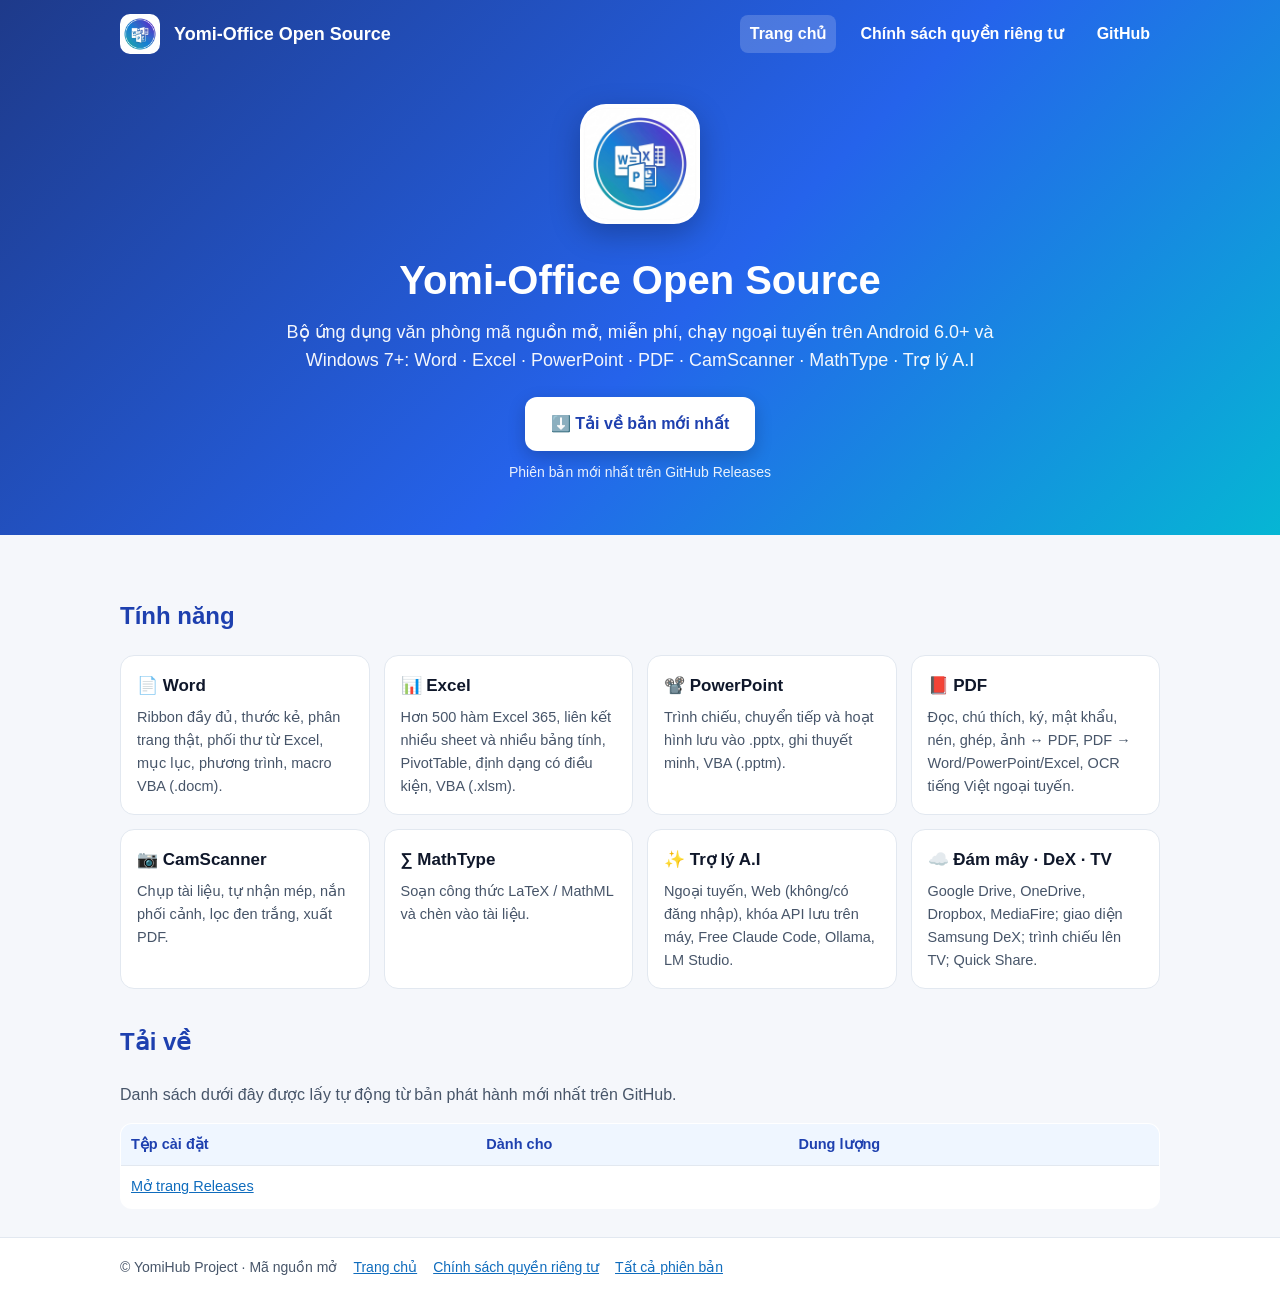
<file: docs/index.html>
<!DOCTYPE html>
<html lang="vi"><head><meta charset="utf-8"><meta name="viewport" content="width=device-width,initial-scale=1">
<title>Yomi-Office Open Source — Bộ văn phòng mã nguồn mở cho Android & Windows</title>
<meta name="description" content="Word, Excel, PowerPoint, PDF, CamScanner, MathType, Trợ lý A.I — miễn phí, ngoại tuyến, Android 6.0+ và Windows 7+.">
<link rel="icon" href="assets/favicon.png"><link rel="stylesheet" href="style.css"></head>
<body>
<header>
  <div class="nav"><img src="assets/logo.png" alt=""><b>Yomi-Office Open Source</b>
    <a class="on" href="index.html">Trang chủ</a><a href="privacy.html">Chính sách quyền riêng tư</a>
    <a href="https://github.com/YomiHub-Project/Yomi-Office-Open-Source">GitHub</a></div>
  <div class="hero"><img src="assets/logo.png" alt="Yomi-Office Open Source">
    <h1>Yomi-Office Open Source</h1>
    <p>Bộ ứng dụng văn phòng mã nguồn mở, miễn phí, chạy ngoại tuyến trên Android 6.0+ và Windows 7+: Word · Excel · PowerPoint · PDF · CamScanner · MathType · Trợ lý A.I</p>
    <a class="btn" id="dl" href="https://github.com/YomiHub-Project/Yomi-Office-Open-Source/releases/latest">⬇️ Tải về bản mới nhất</a>
    <span class="ver" id="ver">Phiên bản mới nhất trên GitHub Releases</span></div>
</header>
<main>
  <h2>Tính năng</h2>
  <div class="grid">
    <div class="card"><h3>📄 Word</h3><p>Ribbon đầy đủ, thước kẻ, phân trang thật, phối thư từ Excel, mục lục, phương trình, macro VBA (.docm).</p></div>
    <div class="card"><h3>📊 Excel</h3><p>Hơn 500 hàm Excel 365, liên kết nhiều sheet và nhiều bảng tính, PivotTable, định dạng có điều kiện, VBA (.xlsm).</p></div>
    <div class="card"><h3>📽️ PowerPoint</h3><p>Trình chiếu, chuyển tiếp và hoạt hình lưu vào .pptx, ghi thuyết minh, VBA (.pptm).</p></div>
    <div class="card"><h3>📕 PDF</h3><p>Đọc, chú thích, ký, mật khẩu, nén, ghép, ảnh ↔ PDF, PDF → Word/PowerPoint/Excel, OCR tiếng Việt ngoại tuyến.</p></div>
    <div class="card"><h3>📷 CamScanner</h3><p>Chụp tài liệu, tự nhận mép, nắn phối cảnh, lọc đen trắng, xuất PDF.</p></div>
    <div class="card"><h3>∑ MathType</h3><p>Soạn công thức LaTeX / MathML và chèn vào tài liệu.</p></div>
    <div class="card"><h3>✨ Trợ lý A.I</h3><p>Ngoại tuyến, Web (không/có đăng nhập), khóa API lưu trên máy, Free Claude Code, Ollama, LM Studio.</p></div>
    <div class="card"><h3>☁️ Đám mây · DeX · TV</h3><p>Google Drive, OneDrive, Dropbox, MediaFire; giao diện Samsung DeX; trình chiếu lên TV; Quick Share.</p></div>
  </div>
  <h2>Tải về</h2>
  <p class="muted" id="note">Danh sách dưới đây được lấy tự động từ bản phát hành mới nhất trên GitHub.</p>
  <table><thead><tr><th>Tệp cài đặt</th><th>Dành cho</th><th>Dung lượng</th></tr></thead><tbody id="files">
    <tr><td colspan="3"><a href="https://github.com/YomiHub-Project/Yomi-Office-Open-Source/releases/latest">Mở trang Releases</a></td></tr></tbody></table>
</main>
<footer><div><span>© YomiHub Project · Mã nguồn mở</span><a href="index.html">Trang chủ</a><a href="privacy.html">Chính sách quyền riêng tư</a><a href="https://github.com/YomiHub-Project/Yomi-Office-Open-Source/releases">Tất cả phiên bản</a></div></footer>
<script>
(function(){
  function who(n){var m;
    if(m=/-(Android10plus|Android8-9|Android6-7)-(arm64-v8a|armeabi-v7a|x86_64)\.apk$/.exec(n))return ({Android10plus:'Android 10 trở lên',"Android8-9":'Android 8.0 – 9',"Android6-7":'Android 6.0 – 7.1'})[m[1]]+' · '+m[2];
    if(m=/-(Win10-11|Win7-8\.1)-(x64|x86|ARM64)(-Setup\.exe|\.msi|-portable\.zip)$/.exec(n))return (m[1]=='Win10-11'?'Windows 10/11':'Windows 7/8.1')+' '+m[2]+' · '+(m[3]=='-Setup.exe'?'Cài đặt (.exe)':m[3]=='.msi'?'Cài đặt (.msi)':'Portable (không cần cài)');
    if(/\.appxbundle$/.test(n))return 'Windows 10 (1809+) / 11 · gói Microsoft Store';
    return null;}
  var x=new XMLHttpRequest();x.open('GET','https://api.github.com/repos/YomiHub-Project/Yomi-Office-Open-Source/releases/latest');
  x.onload=function(){try{var r=JSON.parse(x.responseText);if(!r.tag_name)return;
    document.getElementById('ver').textContent='Phiên bản mới nhất: '+r.tag_name+(r.published_at?' · '+r.published_at.slice(0,10):'');
    var rows=(r.assets||[]).filter(function(a){return who(a.name)}).sort(function(a,b){return a.name<b.name?-1:1}).map(function(a){
      return '<tr><td><a href="'+a.browser_download_url+'">'+a.name+'</a></td><td>'+who(a.name)+'</td><td>'+(a.size/1048576).toFixed(1)+' MB</td></tr>'});
    if(rows.length)document.getElementById('files').innerHTML=rows.join('');}catch(e){}};
  x.send();
})();
</script>
</body></html>
</file>
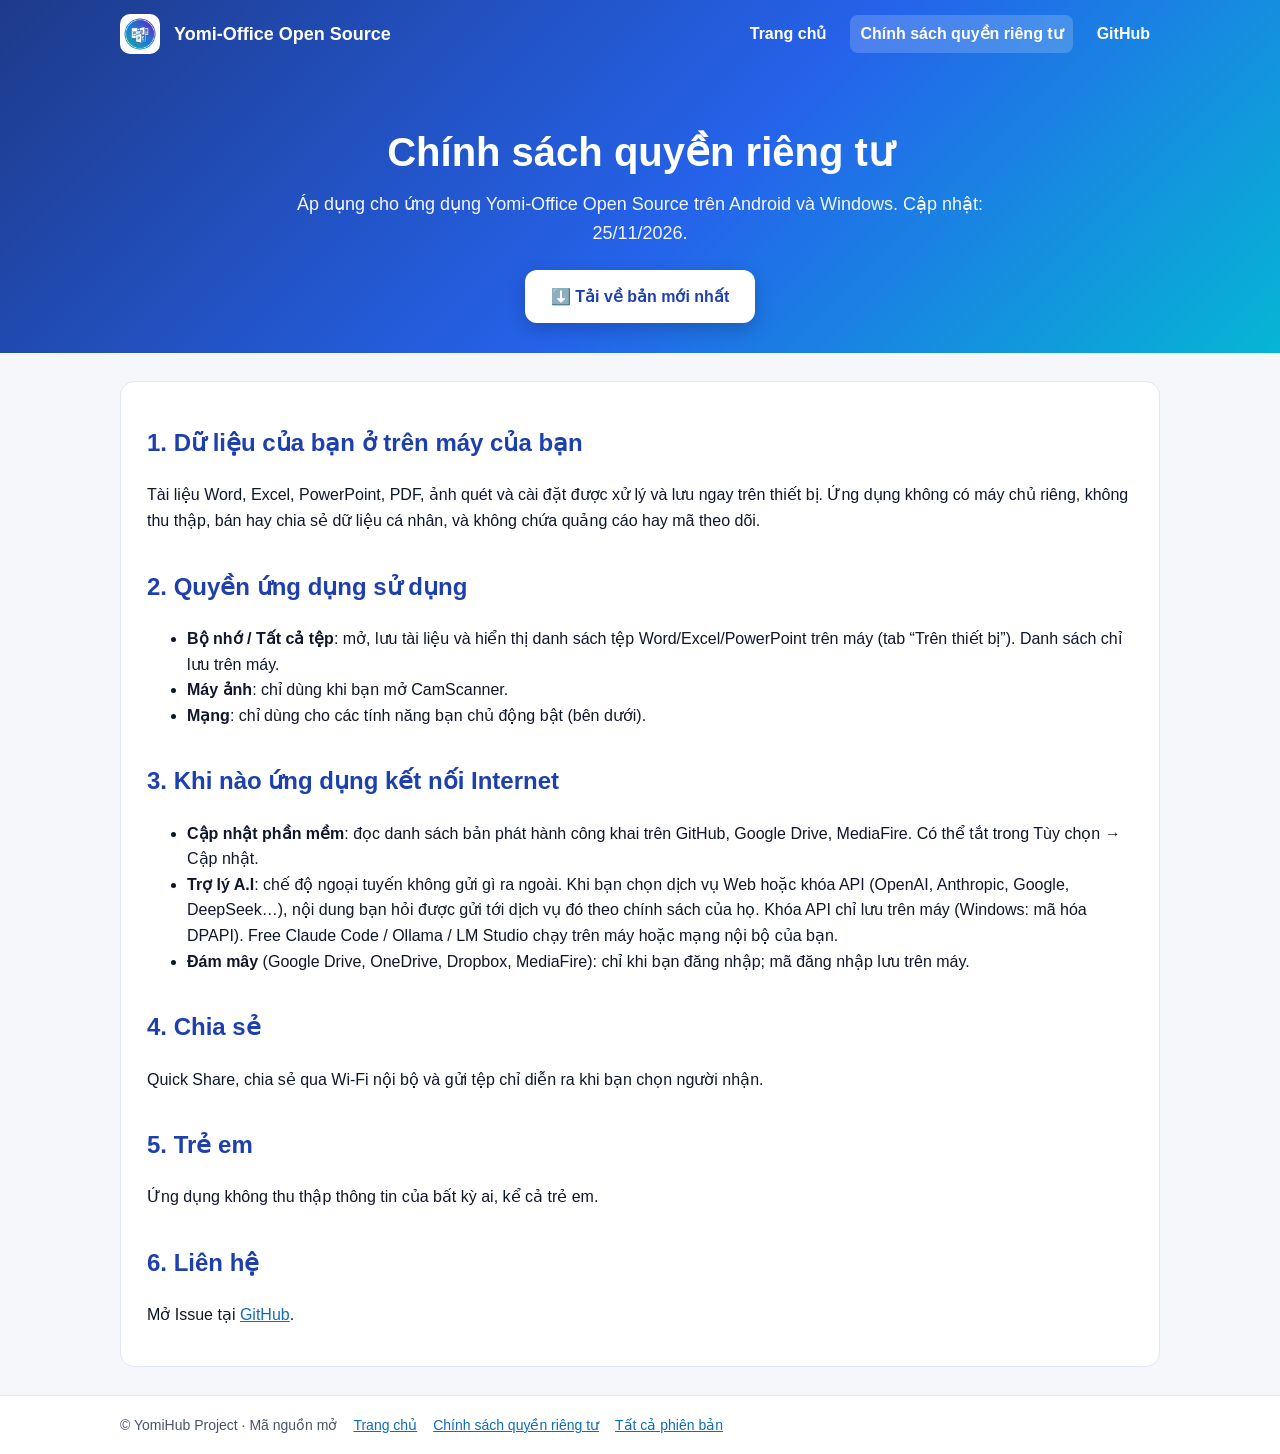
<file: docs/privacy.html>
<!DOCTYPE html>
<html lang="vi"><head><meta charset="utf-8"><meta name="viewport" content="width=device-width,initial-scale=1">
<title>Chính sách quyền riêng tư — Yomi-Office Open Source</title>
<link rel="icon" href="assets/favicon.png"><link rel="stylesheet" href="style.css"></head>
<body>
<header>
  <div class="nav"><img src="assets/logo.png" alt=""><b>Yomi-Office Open Source</b>
    <a href="index.html">Trang chủ</a><a class="on" href="privacy.html">Chính sách quyền riêng tư</a>
    <a href="https://github.com/YomiHub-Project/Yomi-Office-Open-Source">GitHub</a></div>
  <div class="hero" style="padding-bottom:30px"><h1>Chính sách quyền riêng tư</h1><p>Áp dụng cho ứng dụng Yomi-Office Open Source trên Android và Windows. Cập nhật: 25/11/2026.</p>
    <a class="btn" href="https://github.com/YomiHub-Project/Yomi-Office-Open-Source/releases/latest">⬇️ Tải về bản mới nhất</a></div>
</header>
<main><div class="doc">
  <h2>1. Dữ liệu của bạn ở trên máy của bạn</h2>
  <p>Tài liệu Word, Excel, PowerPoint, PDF, ảnh quét và cài đặt được xử lý và lưu ngay trên thiết bị. Ứng dụng không có máy chủ riêng, không thu thập, bán hay chia sẻ dữ liệu cá nhân, và không chứa quảng cáo hay mã theo dõi.</p>
  <h2>2. Quyền ứng dụng sử dụng</h2>
  <ul>
    <li><b>Bộ nhớ / Tất cả tệp</b>: mở, lưu tài liệu và hiển thị danh sách tệp Word/Excel/PowerPoint trên máy (tab “Trên thiết bị”). Danh sách chỉ lưu trên máy.</li>
    <li><b>Máy ảnh</b>: chỉ dùng khi bạn mở CamScanner.</li>
    <li><b>Mạng</b>: chỉ dùng cho các tính năng bạn chủ động bật (bên dưới).</li>
  </ul>
  <h2>3. Khi nào ứng dụng kết nối Internet</h2>
  <ul>
    <li><b>Cập nhật phần mềm</b>: đọc danh sách bản phát hành công khai trên GitHub, Google Drive, MediaFire. Có thể tắt trong Tùy chọn → Cập nhật.</li>
    <li><b>Trợ lý A.I</b>: chế độ ngoại tuyến không gửi gì ra ngoài. Khi bạn chọn dịch vụ Web hoặc khóa API (OpenAI, Anthropic, Google, DeepSeek…), nội dung bạn hỏi được gửi tới dịch vụ đó theo chính sách của họ. Khóa API chỉ lưu trên máy (Windows: mã hóa DPAPI). Free Claude Code / Ollama / LM Studio chạy trên máy hoặc mạng nội bộ của bạn.</li>
    <li><b>Đám mây</b> (Google Drive, OneDrive, Dropbox, MediaFire): chỉ khi bạn đăng nhập; mã đăng nhập lưu trên máy.</li>
  </ul>
  <h2>4. Chia sẻ</h2>
  <p>Quick Share, chia sẻ qua Wi-Fi nội bộ và gửi tệp chỉ diễn ra khi bạn chọn người nhận.</p>
  <h2>5. Trẻ em</h2>
  <p>Ứng dụng không thu thập thông tin của bất kỳ ai, kể cả trẻ em.</p>
  <h2>6. Liên hệ</h2>
  <p>Mở Issue tại <a href="https://github.com/YomiHub-Project/Yomi-Office-Open-Source/issues">GitHub</a>.</p>
</div></main>
<footer><div><span>© YomiHub Project · Mã nguồn mở</span><a href="index.html">Trang chủ</a><a href="privacy.html">Chính sách quyền riêng tư</a><a href="https://github.com/YomiHub-Project/Yomi-Office-Open-Source/releases">Tất cả phiên bản</a></div></footer>
</body></html>
</file>
<file: docs/style.css>
:root{--c:#1e40af;--c2:#0f6cbd;--bg:#f5f7fb;--card:#fff;--ink:#0f172a;--mut:#475569;--line:#e2e8f0}
*{box-sizing:border-box}body{margin:0;font-family:"Segoe UI",Roboto,Arial,sans-serif;background:var(--bg);color:var(--ink);line-height:1.6}
a{color:var(--c2)}header{background:linear-gradient(135deg,#1e3a8a,#2563eb 55%,#06b6d4);color:#fff}
.nav{max-width:1080px;margin:auto;display:flex;align-items:center;gap:14px;padding:14px 20px}.nav img{width:40px;height:40px;border-radius:10px;background:#fff}
.nav b{font-size:18px;flex:1}.nav a{color:#fff;text-decoration:none;font-weight:600;padding:6px 10px;border-radius:8px}.nav a.on,.nav a:hover{background:rgba(255,255,255,.18)}
.hero{max-width:1080px;margin:auto;padding:36px 20px 52px;text-align:center}.hero img{width:120px;height:120px;border-radius:26px;background:#fff;box-shadow:0 10px 30px rgba(0,0,0,.25)}
.hero h1{font-size:40px;margin:16px 0 6px}.hero p{font-size:18px;opacity:.95;max-width:720px;margin:0 auto 22px}
.btn{display:inline-block;background:#fff;color:var(--c);font-weight:700;padding:14px 26px;border-radius:12px;text-decoration:none;box-shadow:0 6px 18px rgba(0,0,0,.2)}
.ver{display:block;margin-top:10px;font-size:14px;opacity:.9}
main{max-width:1080px;margin:auto;padding:28px 20px}h2{color:var(--c);margin-top:34px}
.grid{display:grid;grid-template-columns:repeat(auto-fill,minmax(240px,1fr));gap:14px}.card{background:var(--card);border:1px solid var(--line);border-radius:14px;padding:16px}
.card h3{margin:0 0 6px;font-size:17px}.card p{margin:0;color:var(--mut);font-size:14.5px}
table{width:100%;border-collapse:collapse;background:var(--card);border-radius:12px;overflow:hidden;border:1px solid var(--line);font-size:14.5px}
th,td{padding:9px 10px;border-bottom:1px solid var(--line);text-align:left}th{background:#eff6ff;color:var(--c)}
footer{border-top:1px solid var(--line);background:#fff;color:var(--mut);font-size:14px}footer div{max-width:1080px;margin:auto;padding:18px 20px;display:flex;gap:16px;flex-wrap:wrap}
.doc{background:var(--card);border:1px solid var(--line);border-radius:14px;padding:8px 26px 22px}.muted{color:var(--mut)}
</file>
